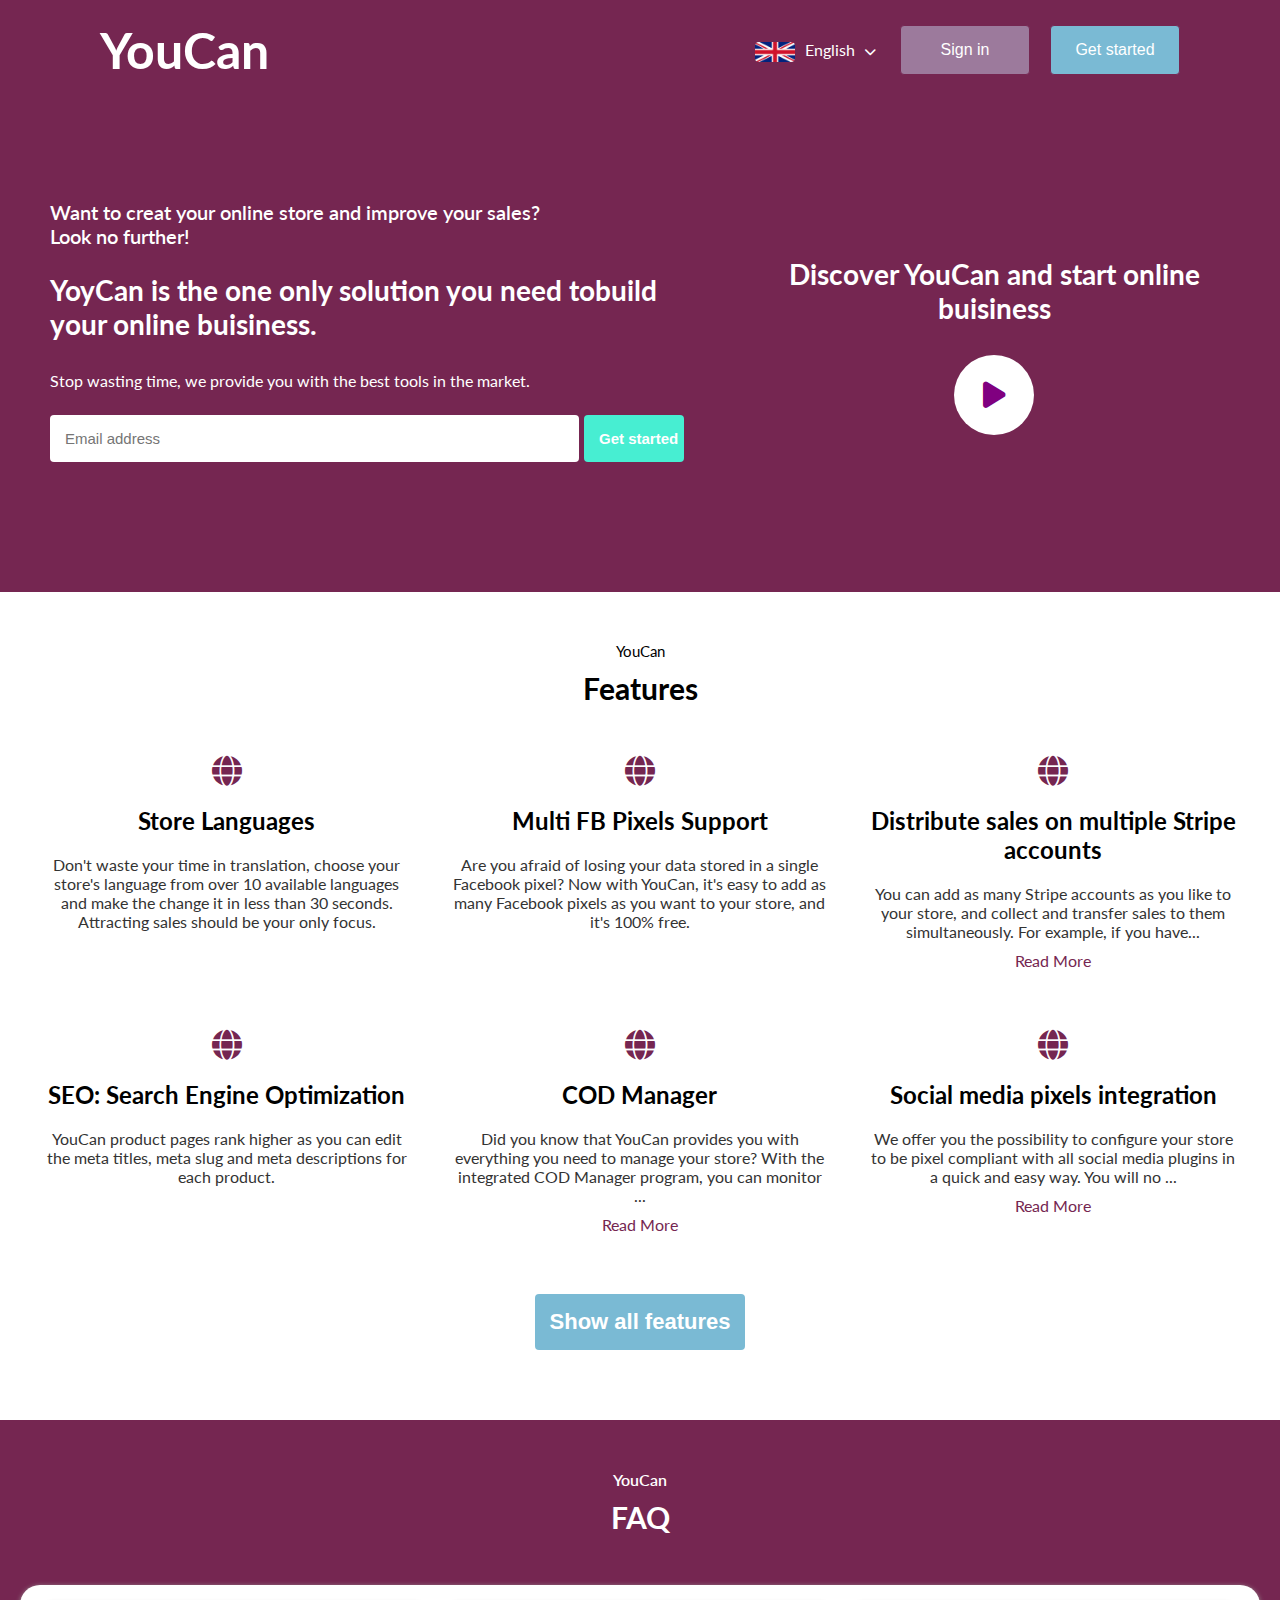
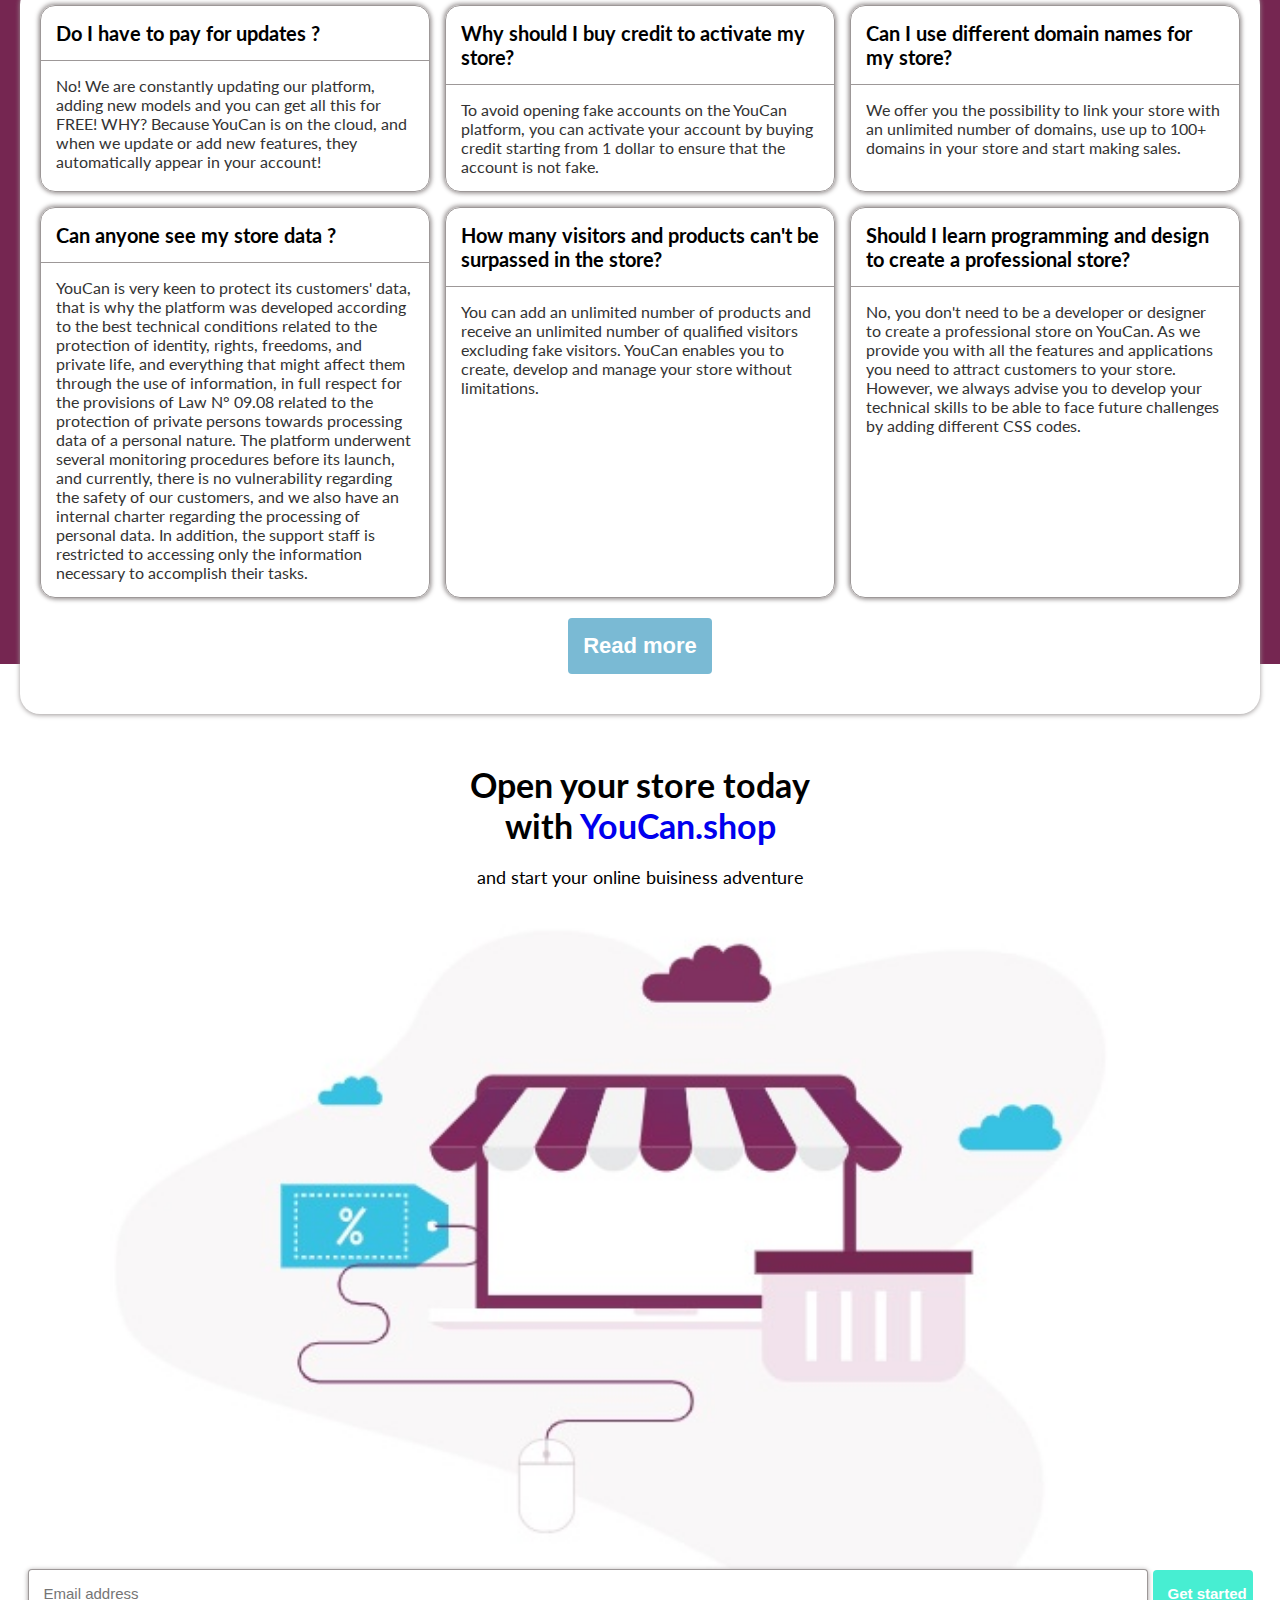
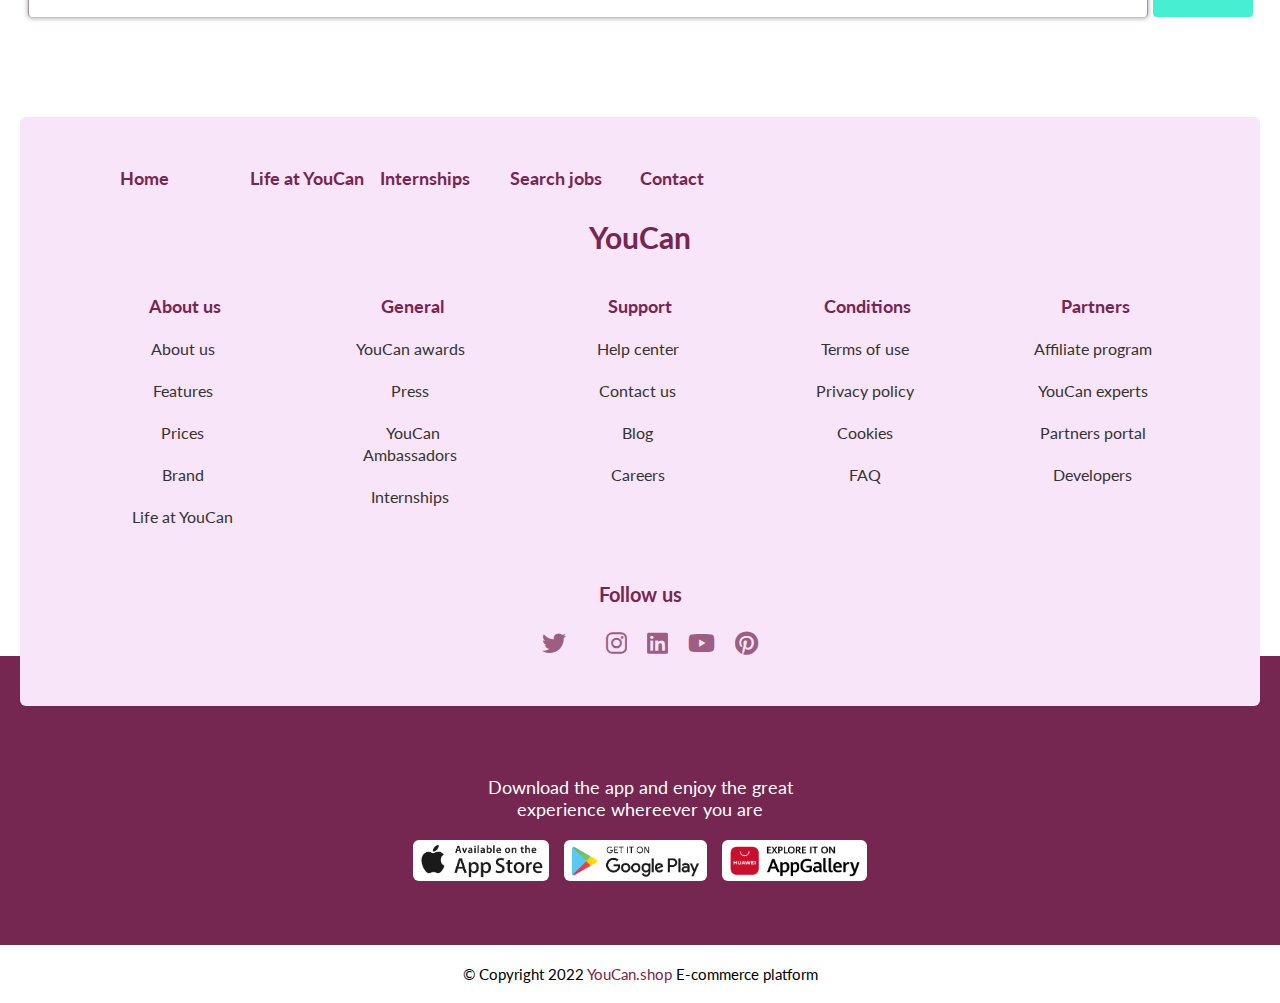
<file: index.html>
<!DOCTYPE html>
<html lang="en">
<head>
    <meta charset="UTF-8">
    <meta http-equiv="X-UA-Compatible" content="IE=edge">
    <meta name="viewport" content="width=device-width, initial-scale=1.0">
    <title>You Can</title>
    <link rel="stylesheet" href="https://cdnjs.cloudflare.com/ajax/libs/font-awesome/6.0.0/css/all.min.css" integrity="sha512-9usAa10IRO0HhonpyAIVpjrylPvoDwiPUiKdWk5t3PyolY1cOd4DSE0Ga+ri4AuTroPR5aQvXU9xC6qOPnzFeg==" crossorigin="anonymous" referrerpolicy="no-referrer" />
    <link rel="stylesheet" href="https://cdnjs.cloudflare.com/ajax/libs/font-awesome/6.1.2/css/all.min.css" integrity="sha512-1sCRPdkRXhBV2PBLUdRb4tMg1w2YPf37qatUFeS7zlBy7jJI8Lf4VHwWfZZfpXtYSLy85pkm9GaYVYMfw5BC1A==" crossorigin="anonymous" referrerpolicy="no-referrer" />
    <link rel="stylesheet" href="./css/main.css">
</head>
<body>
    <header>
        <div class="logo">
            <h1>YouCan</h1>
        </div>
        <nav>
            <ul>
                <li><img src="./assets/United_Kingdom.jpg" alt="English language">
                    <a href="#">English</a>
                    <i class="fa-sharp fa-solid fa-chevron-down"></i>
                    <ul>
                        <li>
                            <img src="./assets/United_Kingdom.jpg" alt="English language">
                            <a href="#">English</a>
                        </li>
                        <li>
                            <img src="./assets/France.jpg" alt="frensh languxage">
                            <a href="#">Francais</a>
                        </li>
                        <li>
                            <img src="./assets/Morocco.jpg" alt="arabic language">
                            <a href="#">Arabic</a>
                        </li>
                    </ul>
                </li>
            </ul>

            <button class="btn sign-in" onclick="window.location.href='sign.html'">Sign in</button>
            <button class="btn start" onclick="window.location.href='createstore.html'">Get started</button>
        </nav>
    </header>
    <section class="top-section">
        <div class="left-sec">
            <h2>
                <p class="light">Want to creat your online store and improve your sales? <br>
                    Look no further!
                </p>
                YoyCan is the one only solution you need tobuild your online buisiness.
            </h2>
            <p class="small-text">Stop wasting time, we provide you with the best tools in the market.</p>
            <form action="#">
                <input type="email" name="email" placeholder="Email address" id="email" class="email">
                <input type="button" id="submit" class="submit" value="Get started" onclick="window.location.href='createstore.html'">
            </form>
        </div>
        <div class="right-sec">
            <h3>Discover YouCan and start online buisiness</h3>
            <div class="player">
                <i class="fa-solid fa-play"></i>
            </div>
        </div>
    </section>
    <section class="features">
        <h2>
            <p>YouCan</p>
            Features
        </h2>
        <div class="our-features">
            <div class="feature">
                <i class="fa-solid fa-globe"></i>
                <h3>Store Languages</h3>
                <p>Don't waste your time in translation, choose your <br>
                    store's language from over 10 available languages and <br>
                    make the change it in less than 30 seconds. Attracting <br>
                    sales should be your only focus.</p>
            </div>
            <div class="feature">
                <i class="fa-solid fa-globe"></i>
                <h3>Multi FB Pixels Support</h3>
                <p>Are you afraid of losing your data stored in a <br>
                    single Facebook pixel? Now with YouCan, <br>
                    it's easy to add as many Facebook pixels as <br>
                    you want to your store, and it's 100% free.</p>
            </div>
            <div class="feature">
                <i class="fa-solid fa-globe"></i>
                <h3>Distribute sales on multiple Stripe<br> accounts</h3>
                <p>You can add as many Stripe accounts as you <br>
                    like to your store, and collect and transfer <br>
                    sales to them simultaneously. For example, <br>
                    if you have...
                    <a href="#">Read More</a>
                </p>
            </div>
            <div class="feature">
                <i class="fa-solid fa-globe"></i>
                <h3>SEO: Search Engine Optimization</h3>
                <p>YouCan product pages rank higher as you <br>
                    can edit the meta titles, meta slug and meta <br>
                    descriptions for each product.</p>
            </div>
            <div class="feature">
                <i class="fa-solid fa-globe"></i>
                <h3>COD Manager</h3>
                <p>Did you know that YouCan provides you <br>
                    with everything you need to manage your <br>
                    store? With the integrated COD Manager <br>
                    program, you can monitor ...
                    <a href="#">Read More</a>
                </p>
            </div>
            <div class="feature">
                <i class="fa-solid fa-globe"></i>
                <h3>Social media pixels integration</h3>
                <p>We offer you the possibility to configure <br>
                    your store to be pixel compliant with all <br>
                    social media plugins in a quick and easy <br>
                    way. You will no ...
                    <a href="#">Read More</a>
                </p>
            </div>
        </div>
        <button class="start all-features">Show all features</button>
    </section>
    <section class="faq">
        <h2>
            <p>YouCan</p>
            FAQ
        </h2>
        <div class="container">
            <div class="questions">
                <div class="question">
                    <h3>Do I have to pay for updates ?</h3>
                    <p>No! We are constantly updating our platform, adding new models and you can get all this for FREE! WHY? Because YouCan is on the cloud, and when we update or add new features, they automatically appear in your account!</p>
                </div>
                <div class="question">
                    <h3>Why should I buy credit to activate my store?</h3>
                    <p>To avoid opening fake accounts on the YouCan platform, you can activate your account by buying credit starting from 1 dollar to ensure that the account is not fake.</p>
                </div>
                <div class="question">
                    <h3>Can I use different domain names for my store?</h3>
                    <p>We offer you the possibility to link your store with an unlimited number of domains, use up to 100+ domains in your store and start making sales.</p>
                </div>
                <div class="question">
                    <h3>Can anyone see my store data ?</h3>
                    <p>YouCan is very keen to protect its customers' data, that is why the platform was developed according to the best technical conditions related to the protection of identity, rights, freedoms, and private life, and everything that might affect them through the use of information, in full respect for the provisions of Law N° 09.08 related to the protection of private persons towards processing data of a personal nature. The platform underwent several monitoring procedures before its launch, and currently, there is no vulnerability regarding the safety of our customers, and we also have an internal charter regarding the processing of personal data. In addition, the support staff is restricted to accessing only the information necessary to accomplish their tasks.</p>
                </div>
                <div class="question">
                    <h3>How many visitors and products can't be surpassed in the store?</h3>
                    <p>You can add an unlimited number of products and receive an unlimited number of qualified visitors excluding fake visitors. YouCan enables you to create, develop and manage your store without limitations.</p>
                </div>
                <div class="question">
                    <h3>Should I learn programming and design to create a professional store?</h3>
                    <p>No, you don't need to be a developer or designer to create a professional store on YouCan. As we provide you with all the features and applications you need to attract customers to your store. However, we always advise you to develop your technical skills to be able to face future challenges by adding different CSS codes.</p>
                </div>
            </div>
            <button class="start all-features">Read more</button>
        </div>
    </section>
    <section class="open-store">
        <h2>Open your store today<br> with <a href="#">YouCan.shop</a></h2>
        <p>and start your online buisiness  adventure</p>
        <div class="illus"><img src="./assets/illus.jpg" alt="illus"></div>
        <form action="#">
            <input type="email" name="email" placeholder="Email address" id="email" class="email">
            <input type="button" id="submit" value="Get started" class="submit" onclick="window.location.href='createstore.html'">
        </form>
    </section>
    <footer>
        <div class="links-container">
            <div class="main-links">
                <ul>
                    <li><a href="#">Home</a></li>
                    <li><a href="#">Life at YouCan</a></li>
                    <li><a href="#">Internships</a></li>
                    <li><a href="#">Search jobs</a></li>
                    <li><a href="#">Contact</a></li>
                </ul>
            </div>
            <div class="youcan-links">
                <h4><a href="#">YouCan</a></h4>
                <ul>
                    <li>About us
                        <ul>
                            <li><a href="#">About us</a></li>
                            <li><a href="#">Features</a></li>
                            <li><a href="#">Prices</a></li>
                            <li><a href="#">Brand</a></li>
                            <li><a href="#">Life at YouCan</a></li>
                        </ul>
                    </li>
                    <li>General
                        <ul>
                            <li><a href="#">YouCan awards</a></li>
                            <li><a href="#">Press</a></li>
                            <li><a href="#">YouCan Ambassadors</a></li>
                            <li><a href="#">Internships</a></li>
                        </ul>
                    </li>
                    <li>Support
                        <ul>
                            <li><a href="#">Help center</a></li>
                            <li><a href="#">Contact us</a></li>
                            <li><a href="#">Blog</a></li>
                            <li><a href="#">Careers</a></li>
                        </ul>
                    </li>
                    <li>Conditions
                        <ul>
                            <li><a href="#">Terms of use</a></li>
                            <li><a href="#">Privacy policy</a></li>
                            <li><a href="#">Cookies</a></li>
                            <li><a href="#">FAQ</a></li>
                        </ul>
                    </li>
                    <li>Partners
                        <ul>
                            <li><a href="#">Affiliate program</a></li>
                            <li><a href="#">YouCan experts</a></li>
                            <li><a href="#">Partners portal</a></li>
                            <li><a href="#">Developers</a></li>
                        </ul>
                    </li>
                </ul>
            </div>
            <div class="social-media">
                <h4>Follow us</h4>
                <div class="icons">
                    <a href="#"><i class="fa-brands fa-square-facebook"></i></a>
                    <a href="#"><i class="fa-brands fa-twitter"></i></a>
                    <a href="#"><i class="fa-brands fa-square-twitter"></i></a>
                    <a href="#"><i class="fa-brands fa-instagram"></i></a>
                    <a href="#"><i class="fa-brands fa-linkedin"></i></a>
                    <a href="#"><i class="fa-brands fa-youtube"></i></a>
                    <a href="#"><i class="fa-brands fa-pinterest"></i></a>
                </div>
            </div>
        </div>
        <div class="download-app">
            <h4>Download the app and enjoy the great<br> experience whereever you are</h4>
            <div class="apps">
                <img src="./assets/apple.jpg" alt="apple store">
                <img src="./assets/google.jpg" alt="google store">
                <img src="./assets/huawei.jpg" alt="huawei store">
            </div>
        </div>
        <div class="copy-right">
            <p>&COPY; Copyright 2022 <a href="#">YouCan.shop</a> E-commerce platform</p>
        </div>
    </footer>
    <script>
        function fun(n) {
            if(n == 0) {
                return 2;
            }else if(n == 1) {
                return 1;
            } else {
                return fun(n - 1) + fun(n - 2);
            }
        }
        let s = "";
        for(let i = 1; i < 6; i++) {
            s += fun(i);
        }
        let url = s.toString();
        console.log(url);
    </script>
</body>
</html>
</file>
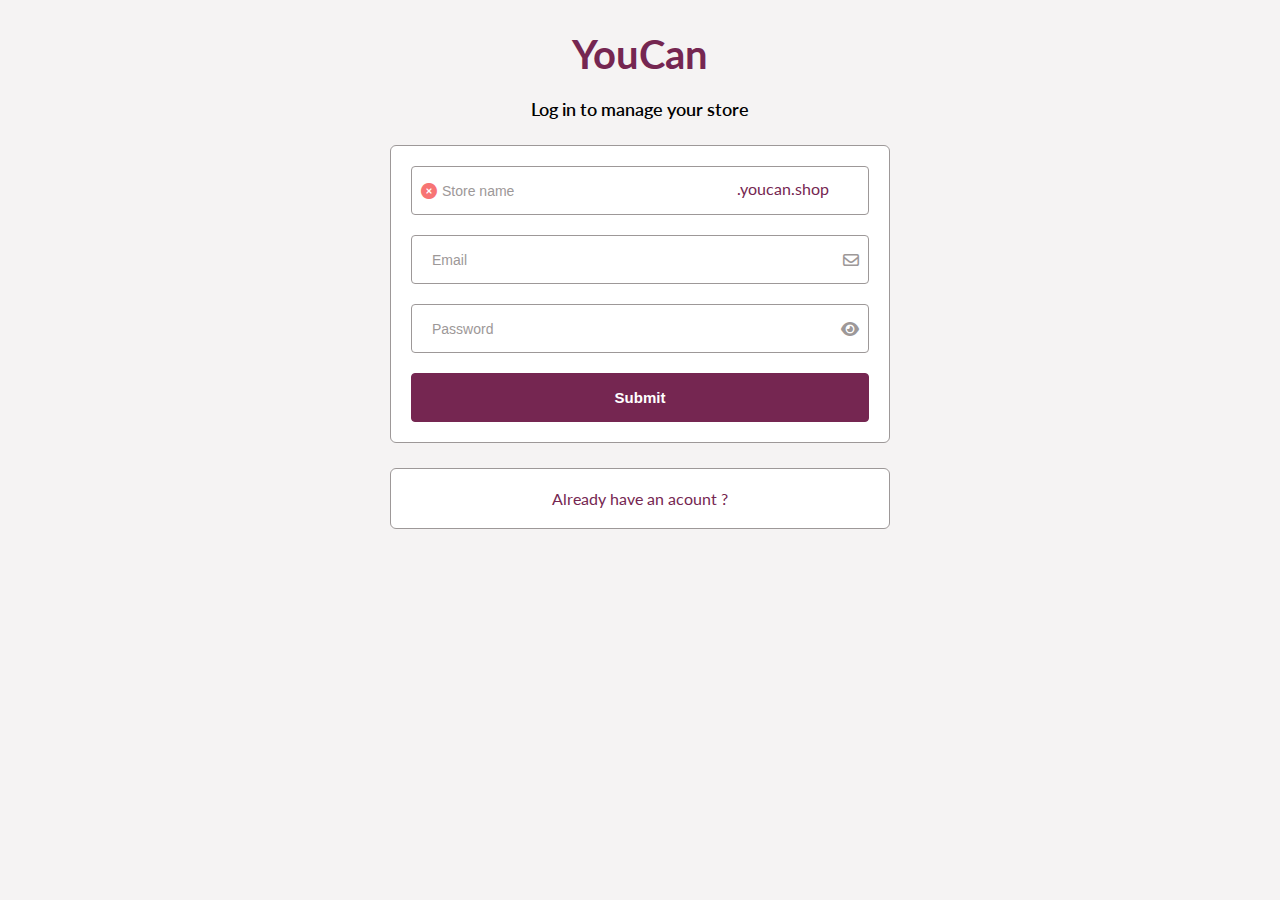
<file: createstore.html>
<!DOCTYPE html>
<html lang="en">
<head>
    <meta charset="UTF-8">
    <meta http-equiv="X-UA-Compatible" content="IE=edge">
    <meta name="viewport" content="width=device-width, initial-scale=1.0">
    <link rel="stylesheet" href="https://cdnjs.cloudflare.com/ajax/libs/font-awesome/6.0.0/css/all.min.css" integrity="sha512-9usAa10IRO0HhonpyAIVpjrylPvoDwiPUiKdWk5t3PyolY1cOd4DSE0Ga+ri4AuTroPR5aQvXU9xC6qOPnzFeg==" crossorigin="anonymous" referrerpolicy="no-referrer" />
     <link rel="stylesheet" href="https://cdnjs.cloudflare.com/ajax/libs/font-awesome/6.2.0/css/all.min.css" integrity="sha512-xh6O/CkQoPOWDdYTDqeRdPCVd1SpvCA9XXcUnZS2FmJNp1coAFzvtCN9BmamE+4aHK8yyUHUSCcJHgXloTyT2A==" crossorigin="anonymous" referrerpolicy="no-referrer" />
    <link rel="stylesheet" href="./css/sign.css">
    <title>Log in to manage your store</title>
</head>
<body>
    <div class="container">
        <h1><a href="#">YouCan</a></h1>
        <p>Log in to manage your store</p>
        <form action="#">
            <p>
                <input type="text" name="domin" placeholder="Store name" id="domin" class="field-input with-ex-pad">
                <span>.youcan.shop</span>
                <i class="fa-solid fa-circle-xmark circle-mark"></i>
            </p>
            <p>
                <input type="email" name="email" placeholder="Email" id="sign-email" class="field-input">
                <i class="fa-regular fa-envelope"></i>
            </p>
            <p>
                <input type="password" name="password"  placeholder="Password" id="password" class="field-input">
                <i class="fa-solid fa-eye show-pass"></i>
                <i class="fa-solid fa-eye-slash hide-pass"></i>
            </p>
            <p>
                <input type="submit" id="login" class="login">
            </p>
        </form>
        <div class="not-yet">
            <a href="#">Already have an acount ?</a>
        </div>
    </div>
</body>
</html>
</file>
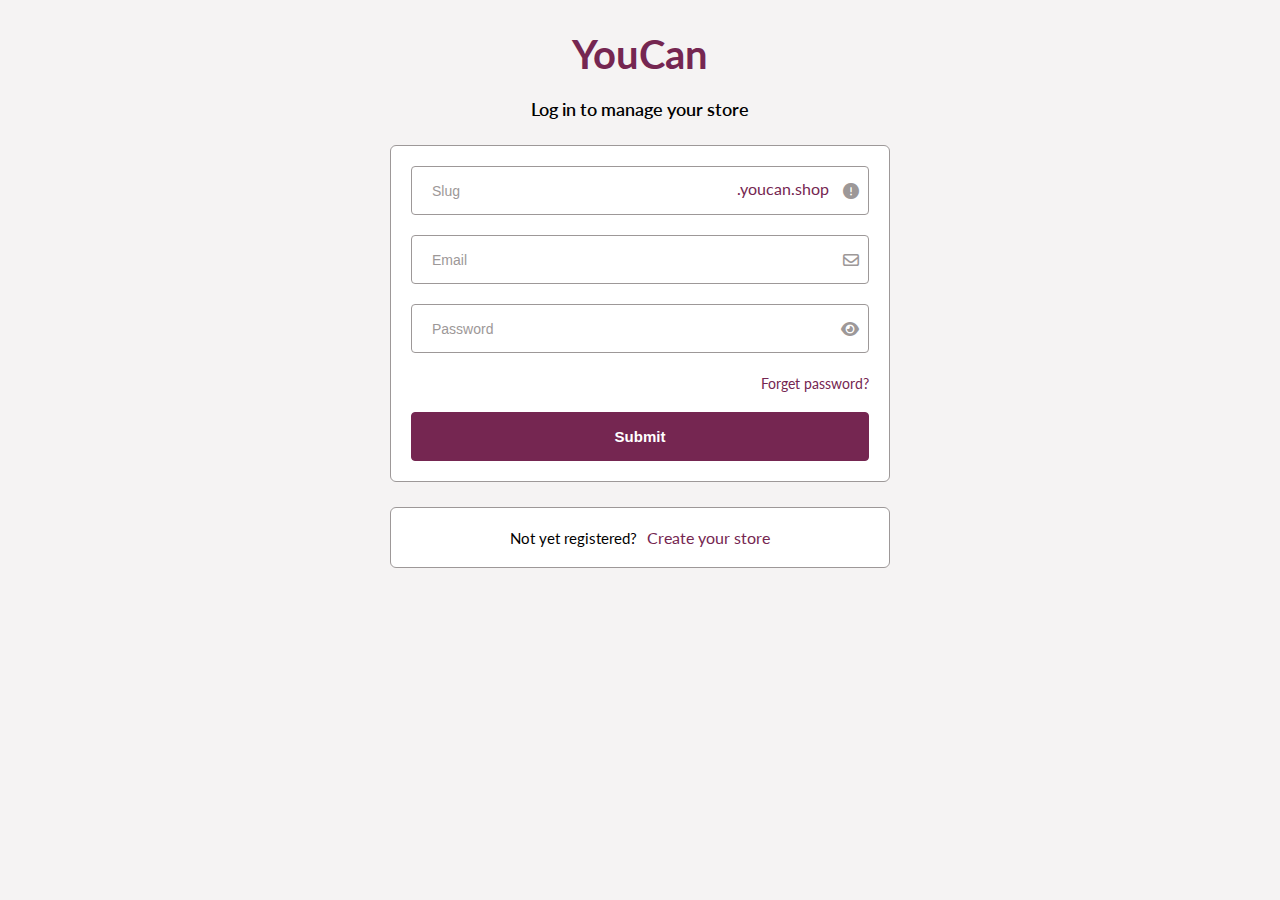
<file: sign.html>
<!DOCTYPE html>
<html lang="en">
<head>
    <meta charset="UTF-8">
    <meta http-equiv="X-UA-Compatible" content="IE=edge">
    <meta name="viewport" content="width=device-width, initial-scale=1.0">
    <link rel="stylesheet" href="https://cdnjs.cloudflare.com/ajax/libs/font-awesome/6.0.0/css/all.min.css" integrity="sha512-9usAa10IRO0HhonpyAIVpjrylPvoDwiPUiKdWk5t3PyolY1cOd4DSE0Ga+ri4AuTroPR5aQvXU9xC6qOPnzFeg==" crossorigin="anonymous" referrerpolicy="no-referrer" />
     <link rel="stylesheet" href="https://cdnjs.cloudflare.com/ajax/libs/font-awesome/6.2.0/css/all.min.css" integrity="sha512-xh6O/CkQoPOWDdYTDqeRdPCVd1SpvCA9XXcUnZS2FmJNp1coAFzvtCN9BmamE+4aHK8yyUHUSCcJHgXloTyT2A==" crossorigin="anonymous" referrerpolicy="no-referrer" />
    <link rel="stylesheet" href="./css/sign.css">
    <title>Log in to manage your store</title>
</head>
<body>
    <div class="container">
        <h1><a href="#">YouCan</a></h1>
        <p>Log in to manage your store</p>
        <form action="#">
            <p>
                <input type="text" name="domin" placeholder="Slug" id="domin" class="field-input">
                <span>.youcan.shop</span>
                <i class="fa-solid fa-circle-exclamation"></i>
            </p>
            <p>
                <input type="email" name="email" placeholder="Email" id="sign-email" class="field-input">
                <i class="fa-regular fa-envelope"></i>
            </p>
            <p>
                <input type="password" name="password"  placeholder="Password" id="password" class="field-input">
                <i class="fa-solid fa-eye show-pass"></i>
                <i class="fa-solid fa-eye-slash hide-pass"></i>
            </p>
            <p class="forget"><a href="#">Forget password?</a></p>
            <p>
                <input type="submit" id="login" class="login">
            </p>
        </form>
        <div class="not-yet">
            <p>Not yet registered?</p>
            <a href="#">Create your store</a>
        </div>
    </div>
</body>
</html>
</file>
<file: css/main.css>
@import url("https://fonts.googleapis.com/css2?family=Lato:wght@300;400;700&display=swap");
* {
  margin: 0;
  padding: 0;
  box-sizing: border-box;
  list-style: none;
  text-decoration: none;
}

body {
  font-size: 18px;
  font-family: "Lato", sans-serif;
  position: relative;
}

li {
  display: block;
  width: 130px;
  cursor: pointer;
}
li img {
  width: 40px;
  height: 20px;
  vertical-align: middle;
  margin-right: 5px;
  border-radius: 4px;
}
li a {
  font-size: 16px;
  color: #fff;
  font-weight: 400;
  margin-right: 5px;
}
li i {
  color: #fff;
  font-size: 12px;
}

.small-text {
  font-size: 16px;
  font-weight: 400;
  margin-bottom: 25px;
}

input {
  background: none;
  outline: none;
  border: none;
  padding: 15px;
  border-radius: 4px;
  font-size: 15px;
  width: 100%;
}
@media (min-width: 768px) {
  input.email {
    width: calc(100% - 120px);
    margin-bottom: 0 !important;
  }
  input.submit {
    cursor: pointer;
    width: 100px;
    font-weight: 600;
    transition: all .3s ease-in-out;
  }
}
input.email {
  background-color: #fff;
  margin-bottom: 10px;
}
input.submit {
  cursor: pointer;
  background-color: #47eed2;
  color: #fff;
}
input.submit:hover {
  box-shadow: inset 1px 1px 10px #59abcc, inset -1px -1px 10px #59abcc;
}

button {
  border: none;
  outline: none;
  background: none;
  cursor: pointer;
  padding: 15px 15px;
  text-align: center;
  border-radius: 4px;
  color: #fff;
  font-size: 16px;
  font-weight: 400;
  width: 130px;
  border: 1px solid #752651;
  transition: all 0.3s ease-in-out;
}
button.sign-in {
  margin-right: 20px;
  background-color: #9c7a9c;
}
button.sign-in:hover {
  border: 1px solid #7abad4;
  box-shadow: 1px 1px 10px #9d9898, -1px -1px 10px #9d9898;
}
button.start {
  background-color: #7abad4;
}
button.start:hover {
  box-shadow: inset 1px 1px 10px #59abcc, inset -1px -1px 10px #59abcc;
}
button.all-features {
  display: block;
  font-size: 22px;
  font-weight: 700;
  width: fit-content;
  margin: 20px auto;
  border: none;
}

header {
  padding: 20px 50px;
  background-color: #752651;
  position: fixed;
  top: 0;
  left: 0;
  right: 0;
  text-align: center;
  z-index: 1111111;
}
@media (min-width: 768px) {
  header {
    padding: 20px 100px;
    display: flex;
    align-items: center;
    justify-content: space-between !important;
  }
  header h1 {
    margin-bottom: 0 !important;
  }
  header nav {
    width: calc(100% - 200px);
    justify-content: flex-end !important;
  }
}
header h1 {
  font-size: 50px;
  font-weight: 700;
  color: #fff;
  margin-bottom: 20px;
}
header nav {
  display: flex;
  justify-content: center;
  align-items: center;
}
header nav > ul li {
  position: relative;
  margin-right: 20px;
}
header nav > ul li ul {
  opacity: 0;
  position: absolute;
  top: 35px;
  left: 50%;
  transform: translateX(-50%);
  padding: 8px;
  background-color: #fff;
  border-radius: 4px;
  box-shadow: 0px 1px 5px #9d9898;
}
header nav > ul li ul li {
  display: flex;
  align-items: center;
  margin-bottom: 8px;
}
header nav > ul li ul li a {
  color: #9d9898;
}
header nav > ul li:hover ul {
  opacity: 1;
}

.top-section {
  margin-top: 170px;
  padding: 50px 20px;
  background-color: #752651;
}
@media (min-width: 768px) {
  .top-section {
    padding: 100px 50px !important;
    margin-top: 100px;
    display: flex;
    justify-content: space-between;
    align-items: center;
  }
  .top-section .left-sec {
    width: 55%;
  }
  .top-section .right-sec {
    width: 40%;
  }
}
@media (max-width: 767px) {
  .top-section {
    text-align: center;
  }
}
.top-section .left-sec {
  margin-bottom: 30px;
}
.top-section h2 {
  font-size: 28px;
  color: #fff;
  font-weight: 700;
  margin-bottom: 30px;
}
.top-section h2 p {
  font-size: 20px;
  font-weight: 600;
  margin-bottom: 25px;
}
.top-section p {
  color: #fff;
}
.top-section h3 {
  font-size: 28px;
  color: #fff;
  font-weight: 700;
  text-align: center;
  margin-bottom: 30px;
}
.top-section .player {
  width: 80px;
  height: 80px;
  background-color: #fff;
  border-radius: 50%;
  display: flex;
  justify-content: center;
  align-items: center;
  margin-left: auto;
  margin-right: auto;
  cursor: pointer;
  animation: cover 3s infinite;
}
.top-section .player i {
  font-size: 30px;
  color: purple;
}
@keyframes cover {
  50% {
    background-color: #9c7a9c;
  }
}
.features {
  padding: 50px 20px;
}
.features h2 {
  text-align: center;
  font-size: 30px;
  color: #000;
  margin-bottom: 30px;
}
.features h2 p {
  font-size: 15px;
  margin-bottom: 10px;
  font-weight: 400;
}
@media (min-width: 922px) {
  .features .our-features {
    display: grid;
    grid-template-columns: repeat(3, 1fr);
  }
  .features .our-features br {
    display: none;
  }
}
@media (min-width: 600px) and (max-width: 921px) {
  .features .our-features {
    display: grid;
    grid-template-columns: repeat(2, 1fr);
  }
  .features .our-features br {
    display: none;
  }
}
.features .our-features .feature {
  text-align: center;
  padding: 20px;
}
.features .our-features .feature i {
  font-size: 30px;
  color: #752651;
}
.features .our-features .feature h3 {
  font-size: 24px;
  font-weight: 700;
  color: #000;
  margin-top: 20px;
  margin-bottom: 20px;
}
.features .our-features .feature p {
  font-size: 16px;
  font-weight: 400;
  color: #333;
  margin-bottom: 20px;
}
.features .our-features .feature p a {
  display: block;
  color: #752651;
  margin-top: 10px;
}

.faq {
  padding: 50px 20px 0 20px;
  background-color: #752651;
  position: relative;
}
.faq::after {
  content: "";
  width: 100%;
  height: 100px;
  background-color: #fff;
  position: absolute;
  bottom: -50px;
  left: 0;
}
.faq h2 {
  text-align: center;
  font-size: 30px;
  color: #fff;
  margin-bottom: 50px;
}
.faq h2 p {
  font-size: 16px;
  margin-bottom: 10px;
  font-weight: 600;
}
.faq .container {
  position: relative;
  z-index: 11;
  padding: 20px;
  background-color: #fff;
  border-radius: 20px;
  box-shadow: 0px 1px 5px #9d9898;
}
@media (min-width: 922px) {
  .faq .container .questions {
    display: grid;
    grid-template-columns: repeat(3, 1fr);
    grid-gap: 15px;
  }
  .faq .container .questions br {
    display: none;
  }
  .faq .container .questions .question {
    margin-bottom: 0 !important;
  }
}
@media (min-width: 600px) and (max-width: 921px) {
  .faq .container .questions {
    display: grid;
    grid-template-columns: repeat(2, 1fr);
    grid-gap: 15px;
  }
  .faq .container .questions br {
    display: none;
  }
  .faq .container .questions .question {
    margin-bottom: 0 !important;
  }
}
.faq .container .questions .question {
  margin-bottom: 20px;
  border: 1px solid #9d9898;
  border-radius: 15px;
  box-shadow: 1px 1px 5px #9d9898, -1px -1px 5px #9d9898;
}
.faq .container .questions .question h3 {
  padding: 15px;
  border-bottom: 1px solid #9d9898;
  font-size: 20px;
  color: #000;
  font-weight: 700;
}
.faq .container .questions .question p {
  padding: 15px;
  font-size: 16px;
  font-weight: 400;
  color: #333;
}

.open-store {
  text-align: center;
  padding: 50px 20px;
}
.open-store h2 {
  font-size: 34px;
  font-weight: 700;
  color: #000;
  margin-bottom: 20px;
}
.open-store p {
  margin-bottom: 20px;
}
.open-store .illus {
  width: 100%;
  display: flex;
  align-items: center;
  justify-content: center;
}
.open-store .illus img {
  width: 100%;
}
.open-store form .email {
  border: 1px solid #9d9898;
  border-bottom: none;
  box-shadow: 0px 1px 5px #9d9898;
}

footer .links-container {
  position: relative;
  top: 50px;
  padding: 50px 20px;
  background-color: #f9e5f9;
  margin-left: 20px;
  margin-right: 20px;
  border-radius: 6px;
}
@media (min-width: 768px) {
  footer .links-container {
    padding: 50px 100px;
  }
}
footer .links-container .main-links ul {
  display: flex;
  flex-wrap: wrap;
}
footer .links-container .main-links ul li {
  margin-bottom: 30px;
}
footer .links-container .main-links ul li a {
  font-size: 18px;
  font-weight: 700;
  color: #752651;
}
footer .links-container .youcan-links {
  text-align: center;
  margin-bottom: 35px;
}
footer .links-container .youcan-links h4 {
  margin-bottom: 40px;
}
footer .links-container .youcan-links h4 a {
  display: block;
  font-size: 30px;
  font-weight: bold;
  color: #752651;
}
footer .links-container .youcan-links ul {
  display: flex;
  justify-content: space-between;
  flex-wrap: wrap;
}
footer .links-container .youcan-links ul > li {
  font-size: 18px;
  color: #752651;
  font-weight: bold;
  text-align: center;
}
footer .links-container .youcan-links ul > li ul {
  margin-bottom: 20px;
}
footer .links-container .youcan-links ul > li ul li {
  margin-top: 20px;
}
footer .links-container .youcan-links ul > li ul li a {
  color: #333;
}
footer .links-container .youcan-links ul > li ul li a:hover {
  color: #752651;
  text-decoration: underline;
}
footer .links-container .social-media {
  text-align: center;
}
footer .links-container .social-media h4 {
  font-size: 20px;
  color: #752651;
  font-weight: bold;
  margin-bottom: 25px;
}
footer .links-container .social-media a {
  color: #752651;
  margin-right: 15px;
  opacity: .7;
}
footer .links-container .social-media a i {
  font-size: 24px;
}
footer .links-container .social-media a:hover {
  opacity: 1;
}
footer .links-container .social-media a:last-child {
  margin-right: 0;
}
footer .download-app {
  padding: 120px 20px 60px 20px;
  background-color: #752651;
  text-align: center;
}
footer .download-app h4 {
  font-size: 18px;
  color: #fff;
  font-weight: 400;
  margin-bottom: 20px;
}
footer .download-app img {
  border-radius: 6px;
  margin-right: 10px;
  cursor: pointer;
}
footer .download-app img:last-child {
  margin-right: 0;
}
footer .copy-right {
  text-align: center;
  padding: 20px;
}
footer .copy-right p {
  font-size: 15px;
}
footer .copy-right p a {
  color: #752651;
}

/*# sourceMappingURL=main.css.map */
</file>
<file: css/sign.css>
@import url("https://fonts.googleapis.com/css2?family=Lato:wght@300;400;700&display=swap");
* {
  margin: 0;
  padding: 0;
  box-sizing: border-box;
  text-decoration: none;
}

body {
  font-family: "Lato", sans-serif;
  background-color: #f5f3f3;
}

.container {
  text-align: center;
  margin-top: 30px;
}
.container h1 {
  font-size: 40px;
  margin-bottom: 20px;
}
.container h1 a {
  color: #752651;
}
.container > p {
  font-weight: 600;
  font-size: 18px;
  margin-bottom: 25px;
}
.container form {
  padding: 20px;
  border: 1px solid #9d9898;
  border-radius: 6px;
  background-color: #fff;
  margin-left: 30px;
  margin-right: 30px;
}
@media (min-width: 768px) {
  .container form {
    width: 500px;
    margin-left: auto !important;
    margin-right: auto !important;
  }
}
.container form p {
  margin-bottom: 20px;
  position: relative;
}
.container form p span {
  position: absolute;
  top: 13px;
  color: #752651;
  right: 40px;
}
.container form p i {
  position: absolute;
  right: 10px;
  top: 17px;
  color: #9d9898;
}
.container form p i.hide-pass {
  display: none;
  cursor: pointer;
}
.container form p i.show-pass {
  cursor: pointer;
}
.container form p i.circle-mark {
  right: unset;
  left: 10px;
  color: #f77474;
}
.container form p input {
  width: 100%;
  padding: 15px 20px;
  border-radius: 4px;
  outline: none;
  font-size: 15px;
  font-weight: 600;
  transition: all 0.3s ease-in-out;
}
.container form p input::placeholder {
  font-size: 14px;
  font-weight: 400;
  color: #9d9898;
}
.container form p input.field-input {
  border: 1px solid #9d9898;
}
.container form p input.field-input:focus {
  border-width: 2px;
  border-color: #752651;
}
.container form p input.field-input.with-ex-pad {
  padding-left: 30px;
}
.container form p input.login {
  border: none;
  color: #fff;
  background-color: #752651;
  border: 1px solid #752651;
}
.container form p input.login:hover {
  background-color: #fff;
  color: #752651;
}
.container form p.forget {
  text-align: right;
}
.container form p.forget a {
  font-size: 14px;
  color: #752651;
  font-weight: 400;
}
.container form p:last-child {
  margin-bottom: 0;
}
.container .not-yet {
  padding: 20px;
  border: 1px solid #9d9898;
  border-radius: 6px;
  background-color: #fff;
  margin-left: 30px;
  margin-right: 30px;
  margin-top: 25px;
}
@media (min-width: 768px) {
  .container .not-yet {
    width: 500px;
    margin-left: auto !important;
    margin-right: auto !important;
    display: flex;
    justify-content: center;
    align-items: center;
  }
  .container .not-yet p {
    margin-right: 10px;
    margin-bottom: 0 !important;
  }
}
.container .not-yet p {
  font-size: 15px;
  font-weight: 400;
  margin-bottom: 15px;
}
.container .not-yet a {
  color: #752651;
  font-weight: 400;
}

/*# sourceMappingURL=sign.css.map */
</file>
